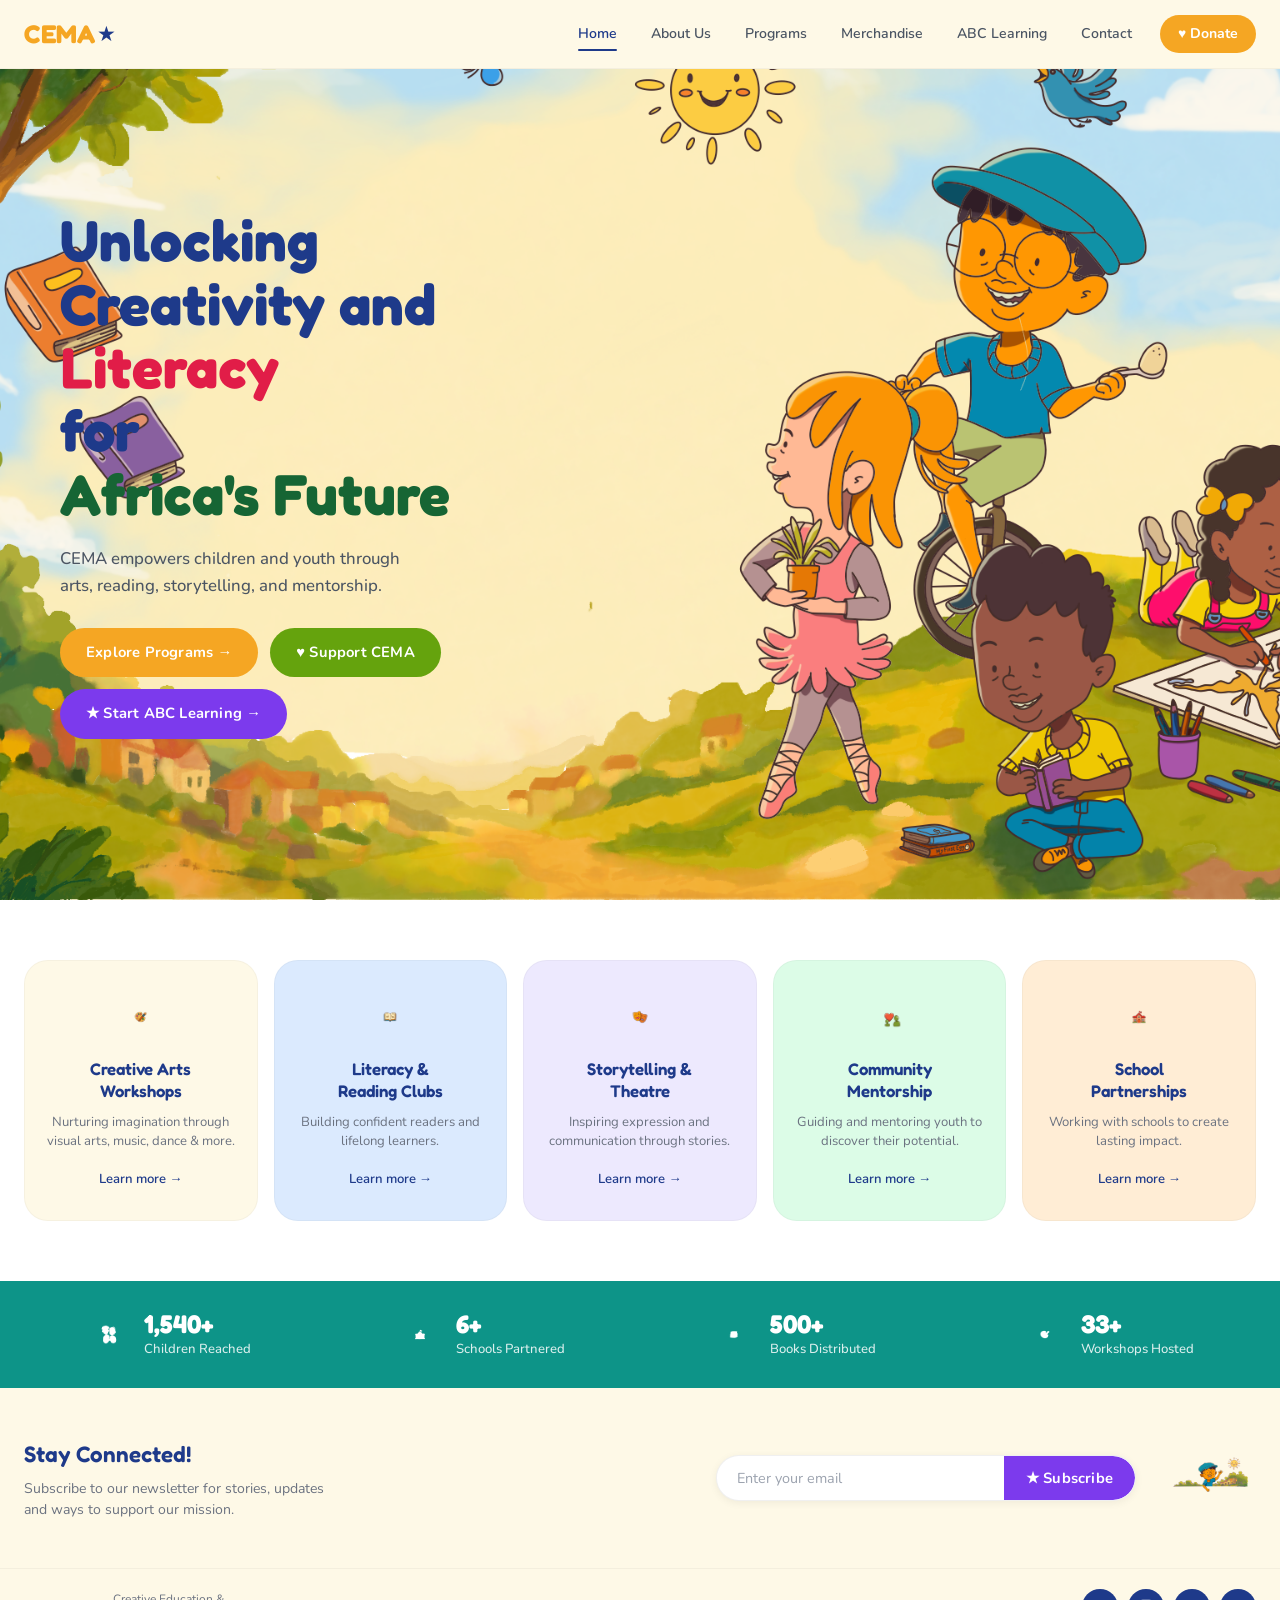
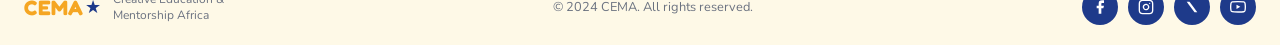
<file: index.html>
<!DOCTYPE html>
<html lang="en">
<head>
  <meta charset="UTF-8"/>
  <meta name="viewport" content="width=device-width, initial-scale=1.0"/>
  <title>CEMA | Creative Education & Mentorship Africa</title>
  <link rel="preconnect" href="https://fonts.googleapis.com">
  <link rel="preconnect" href="https://fonts.gstatic.com" crossorigin>
  <link href="https://fonts.googleapis.com/css2?family=Fredoka:wght@300;400;500;600;700&family=Nunito:wght@400;500;600;700&display=swap" rel="stylesheet">
  <link rel="stylesheet" href="style.css"/>
<base target="_blank">
</head>
<body>

<!-- ===== HEADER ===== -->
<header class="site-header">
  <div class="container nav-container">
    <a href="index.html" class="logo">
      <span class="logo-text">CEMA</span>
      <span class="logo-star">★</span>
    </a>

    <button class="mobile-toggle" onclick="toggleMenu()" aria-label="Toggle menu">☰</button>

    <nav id="navLinks" class="main-nav">
      <a href="index.html" class="active">Home</a>
      <a href="about.html">About Us</a>
      <a href="programs.html">Programs</a>
      <a href="merchandise.html">Merchandise</a>
      <a href="abc.html">ABC Learning</a>
      <a href="contact.html">Contact</a>
      <a href="#support" class="btn-donate">
        <span class="heart">♥</span> Donate
      </a>
    </nav>
  </div>
</header>

<!-- ===== HERO SECTION ===== -->
<section class="hero">
  <div class="hero-bg">
    <img src="assets/images/hero.png" alt="CEMA Kids Illustration" />
  </div>
  <div class="hero-content">
    <h1>
      <span class="line blue">Unlocking</span>
      <span class="line blue">Creativity and</span>
      <span class="line red">Literacy</span> <span class="line blue">for</span>
      <span class="line green">Africa's Future</span>
    </h1>
    <p class="hero-desc">
      CEMA empowers children and youth through<br>arts, reading, storytelling, and mentorship.
    </p>
    <div class="hero-buttons">
      <a href="#programs" class="btn btn-orange">Explore Programs →</a>
      <a href="#support" class="btn btn-green">♥ Support CEMA</a>
    </div>
    <div class="hero-buttons secondary">
      <a href="#abc-learning" class="btn btn-purple">★ Start ABC Learning →</a>
    </div>
  </div>
</section>

<!-- ===== PROGRAMS SECTION ===== -->
<section class="programs-section" id="programs">
  <div class="container">
    <div class="programs-grid">
      <!-- Card 1 -->
      <div class="program-card card-cream">
        <div class="program-icon">
          <img src="assets/icons/palette.png" alt="Creative Arts">
        </div>
        <h3>Creative Arts<br>Workshops</h3>
        <p>Nurturing imagination through visual arts, music, dance & more.</p>
        <a href="#" class="learn-more">Learn more →</a>
      </div>

      <!-- Card 2 -->
      <div class="program-card card-blue">
        <div class="program-icon">
          <img src="assets/icons/book.png" alt="Reading Clubs">
        </div>
        <h3>Literacy &<br>Reading Clubs</h3>
        <p>Building confident readers and lifelong learners.</p>
        <a href="#" class="learn-more">Learn more →</a>
      </div>

      <!-- Card 3 -->
      <div class="program-card card-lavender">
        <div class="program-icon">
          <img src="assets/icons/theatre.png" alt="Storytelling">
        </div>
        <h3>Storytelling &<br>Theatre</h3>
        <p>Inspiring expression and communication through stories.</p>
        <a href="#" class="learn-more">Learn more →</a>
      </div>

      <!-- Card 4 -->
      <div class="program-card card-green">
        <div class="program-icon">
          <img src="assets/icons/community.png" alt="Community">
        </div>
        <h3>Community<br>Mentorship</h3>
        <p>Guiding and mentoring youth to discover their potential.</p>
        <a href="#" class="learn-more">Learn more →</a>
      </div>

      <!-- Card 5 -->
      <div class="program-card card-peach">
        <div class="program-icon">
          <img src="assets/icons/school.png" alt="School Partnerships">
        </div>
        <h3>School<br>Partnerships</h3>
        <p>Working with schools to create lasting impact.</p>
        <a href="#" class="learn-more">Learn more →</a>
      </div>
    </div>
  </div>
</section>

<!-- ===== STATS BAR ===== -->
<section class="stats-bar">
  <div class="container stats-container">
    <div class="stat-item">
      <div class="stat-icon">
        <img src="assets/icons/children.png" alt="Children">
      </div>
      <div class="stat-info">
        <span class="stat-number">1,540+</span>
        <span class="stat-label">Children Reached</span>
      </div>
    </div>
    <div class="stat-item">
      <div class="stat-icon">
        <img src="assets/icons/school.png" alt="Schools">
      </div>
      <div class="stat-info">
        <span class="stat-number">6+</span>
        <span class="stat-label">Schools Partnered</span>
      </div>
    </div>
    <div class="stat-item">
      <div class="stat-icon">
        <img src="assets/icons/books.png" alt="Books">
      </div>
      <div class="stat-info">
        <span class="stat-number">500+</span>
        <span class="stat-label">Books Distributed</span>
      </div>
    </div>
    <div class="stat-item">
      <div class="stat-icon">
        <img src="assets/icons/palette.png" alt="Workshops">
      </div>
      <div class="stat-info">
        <span class="stat-number">33+</span>
        <span class="stat-label">Workshops Hosted</span>
      </div>
    </div>
  </div>
</section>

<!-- ===== NEWSLETTER ===== -->
<section class="newsletter">
  <div class="container newsletter-container">
    <div class="newsletter-left">
      <h3>Stay Connected!</h3>
      <p>Subscribe to our newsletter for stories, updates<br>and ways to support our mission.</p>
    </div>
    <div class="newsletter-right">
      <form class="newsletter-form">
        <input type="email" placeholder="Enter your email" required>
        <button type="submit" class="btn btn-purple">★ Subscribe</button>
      </form>
      <div class="newsletter-boy">
        <img src="assets/images/john.png" alt="CEMA Boy">
      </div>
    </div>
  </div>
</section>

<!-- ===== FOOTER ===== -->
<footer class="site-footer">
  <div class="container footer-container">
    <div class="footer-left">
      <a href="index.html" class="footer-logo">
        <span class="logo-text">CEMA</span>
        <span class="logo-star">★</span>
      </a>
      <p class="footer-tagline">Creative Education &<br>Mentorship Africa</p>
    </div>
    <div class="footer-center">
      <p class="copyright">© 2024 CEMA. All rights reserved.</p>
    </div>
    <div class="footer-right">
      <div class="social-links">
        <a href="#" class="social-link" aria-label="Facebook">
          <svg viewBox="0 0 24 24" width="20" height="20" fill="currentColor"><path d="M18 2h-3a5 5 0 00-5 5v3H7v4h3v8h4v-8h3l1-4h-4V7a1 1 0 011-1h3z"/></svg>
        </a>
        <a href="#" class="social-link" aria-label="Instagram">
          <svg viewBox="0 0 24 24" width="20" height="20" fill="currentColor"><rect x="2" y="2" width="20" height="20" rx="5" ry="5" fill="none" stroke="currentColor" stroke-width="2"/><path d="M16 11.37A4 4 0 1112.63 8 4 4 0 0116 11.37z" fill="none" stroke="currentColor" stroke-width="2"/><line x1="17.5" y1="6.5" x2="17.51" y2="6.5" stroke="currentColor" stroke-width="2" stroke-linecap="round"/></svg>
        </a>
        <a href="#" class="social-link" aria-label="X / Twitter">
          <svg viewBox="0 0 24 24" width="20" height="20" fill="currentColor"><path d="M4 4l11.733 16h4.267l-11.733 -16z"/><path d="M4 20l6.768 -6.768m2.46 -2.46l6.772 -6.772"/></svg>
        </a>
        <a href="#" class="social-link" aria-label="YouTube">
          <svg viewBox="0 0 24 24" width="20" height="20" fill="currentColor"><path d="M22.54 6.42a2.78 2.78 0 00-1.94-2C18.88 4 12 4 12 4s-6.88 0-8.6.46a2.78 2.78 0 00-1.94 2A29 29 0 001 11.75a29 29 0 00.46 5.33A2.78 2.78 0 003.4 19.1c1.72.46 8.6.46 8.6.46s6.88 0 8.6-.46a2.78 2.78 0 001.94-2 29 29 0 00.46-5.33 29 29 0 00-.46-5.33z" fill="none" stroke="currentColor" stroke-width="2"/><polygon points="9.75 15.02 15.5 11.75 9.75 8.48 9.75 15.02" fill="currentColor"/></svg>
        </a>
      </div>
    </div>
  </div>
</footer>

<script src="app.js"></script>
</body>
</html>
</file>
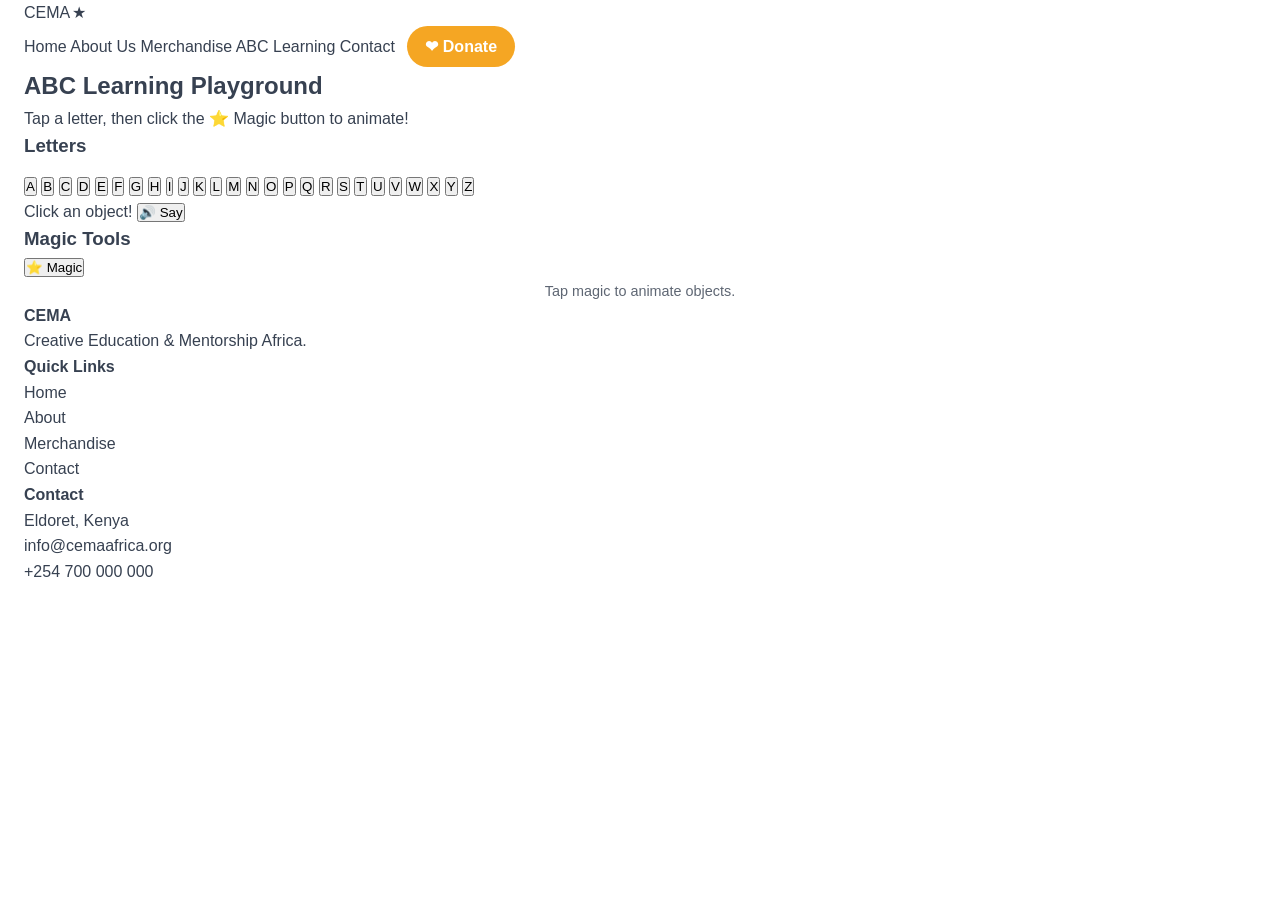
<file: abc.html>
<!DOCTYPE html>
<html lang="en">
<head>
  <meta charset="UTF-8"/>
  <meta name="viewport" content="width=device-width, initial-scale=1.0"/>
  <title>CEMA | ABC Learning</title>
  <link rel="stylesheet" href="style.css"/>
</head>
<body onload="loadLetter('A')">

<header>
  <div class="container navbar">
    <div class="logo">CEMA<span>★</span></div>
    <div class="mobile-toggle" onclick="toggleMenu()">☰</div>

    <nav id="navLinks">
      <a href="index.html">Home</a>
      <a href="about.html">About Us</a>
      <a href="merchandise.html">Merchandise</a>
      <a href="abc.html">ABC Learning</a>
      <a href="contact.html">Contact</a>
      <a class="btn-donate" href="contact.html">❤ Donate</a>
    </nav>
  </div>
</header>

<section class="section">
  <div class="container">
    <h2 class="section-title">ABC Learning Playground</h2>
    <p class="section-subtitle">Tap a letter, then click the ⭐ Magic button to animate!</p>

    <div class="abc-layout">

      <div class="letters">
        <h3 style="font-weight:900; margin-bottom:12px;">Letters</h3>
        <div class="letters-grid">
          <button class="letter-btn" id="letter-A" onclick="loadLetter('A')">A</button>
          <button class="letter-btn" id="letter-B" onclick="loadLetter('B')">B</button>
          <button class="letter-btn" id="letter-C" onclick="loadLetter('C')">C</button>
          <button class="letter-btn" id="letter-D" onclick="loadLetter('D')">D</button>
          <button class="letter-btn" id="letter-E" onclick="loadLetter('E')">E</button>
          <button class="letter-btn" id="letter-F" onclick="loadLetter('F')">F</button>
          <button class="letter-btn" id="letter-G" onclick="loadLetter('G')">G</button>
          <button class="letter-btn" id="letter-H" onclick="loadLetter('H')">H</button>
          <button class="letter-btn" id="letter-I" onclick="loadLetter('I')">I</button>
          <button class="letter-btn" id="letter-J" onclick="loadLetter('J')">J</button>
          <button class="letter-btn" id="letter-K" onclick="loadLetter('K')">K</button>
          <button class="letter-btn" id="letter-L" onclick="loadLetter('L')">L</button>
          <button class="letter-btn" id="letter-M" onclick="loadLetter('M')">M</button>
          <button class="letter-btn" id="letter-N" onclick="loadLetter('N')">N</button>
          <button class="letter-btn" id="letter-O" onclick="loadLetter('O')">O</button>
          <button class="letter-btn" id="letter-P" onclick="loadLetter('P')">P</button>
          <button class="letter-btn" id="letter-Q" onclick="loadLetter('Q')">Q</button>
          <button class="letter-btn" id="letter-R" onclick="loadLetter('R')">R</button>
          <button class="letter-btn" id="letter-S" onclick="loadLetter('S')">S</button>
          <button class="letter-btn" id="letter-T" onclick="loadLetter('T')">T</button>
          <button class="letter-btn" id="letter-U" onclick="loadLetter('U')">U</button>
          <button class="letter-btn" id="letter-V" onclick="loadLetter('V')">V</button>
          <button class="letter-btn" id="letter-W" onclick="loadLetter('W')">W</button>
          <button class="letter-btn" id="letter-X" onclick="loadLetter('X')">X</button>
          <button class="letter-btn" id="letter-Y" onclick="loadLetter('Y')">Y</button>
          <button class="letter-btn" id="letter-Z" onclick="loadLetter('Z')">Z</button>
        </div>
      </div>

      <div>
        <div class="stage" id="abcStage"></div>

        <div class="word-box">
          <span id="wordLabel">Click an object!</span>
          <button class="audio-btn" onclick="speakWord()">🔊 Say</button>
        </div>
      </div>

      <div class="magic-panel">
        <h3 style="font-weight:900;">Magic Tools</h3>
        <button class="magic-btn" onclick="magicTrigger()">⭐ Magic</button>
        <p style="font-size:0.9rem; opacity:0.8; text-align:center;">
          Tap magic to animate objects.
        </p>
      </div>

    </div>
  </div>
</section>

<footer>
  <div class="container footer-grid">
    <div>
      <h4>CEMA</h4>
      <p>Creative Education & Mentorship Africa.</p>
    </div>

    <div>
      <h4>Quick Links</h4>
      <p><a href="index.html">Home</a></p>
      <p><a href="about.html">About</a></p>
      <p><a href="merchandise.html">Merchandise</a></p>
      <p><a href="contact.html">Contact</a></p>
    </div>

    <div>
      <h4>Contact</h4>
      <p>Eldoret, Kenya</p>
      <p>info@cemaafrica.org</p>
      <p>+254 700 000 000</p>
    </div>
  </div>
</footer>

<script src="app.js"></script>
</body>
</html>
</file>
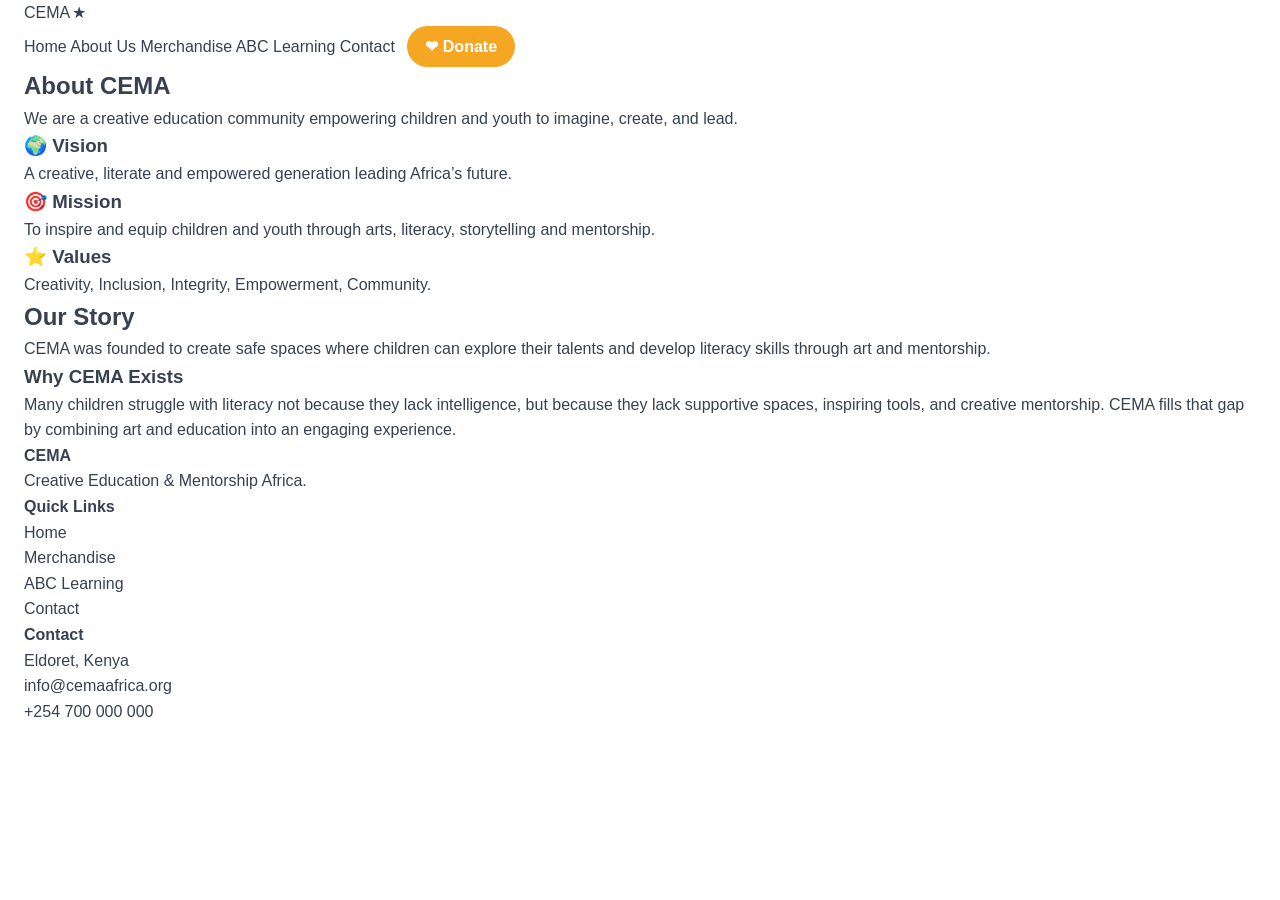
<file: about.html>
<!DOCTYPE html>
<html lang="en">
<head>
  <meta charset="UTF-8"/>
  <meta name="viewport" content="width=device-width, initial-scale=1.0"/>
  <title>CEMA | About Us</title>
  <link rel="stylesheet" href="style.css"/>
</head>
<body>

<header>
  <div class="container navbar">
    <div class="logo">CEMA<span>★</span></div>
    <div class="mobile-toggle" onclick="toggleMenu()">☰</div>

    <nav id="navLinks">
      <a href="index.html">Home</a>
      <a href="about.html">About Us</a>
      <a href="merchandise.html">Merchandise</a>
      <a href="abc.html">ABC Learning</a>
      <a href="contact.html">Contact</a>
      <a class="btn-donate" href="contact.html">❤ Donate</a>
    </nav>
  </div>
</header>

<section class="section">
  <div class="container">
    <h2 class="section-title">About CEMA</h2>
    <p class="section-subtitle">
      We are a creative education community empowering children and youth to imagine, create, and lead.
    </p>

    <div class="card-grid">
      <div class="card">
        <h3>🌍 Vision</h3>
        <p>A creative, literate and empowered generation leading Africa’s future.</p>
      </div>

      <div class="card">
        <h3>🎯 Mission</h3>
        <p>To inspire and equip children and youth through arts, literacy, storytelling and mentorship.</p>
      </div>

      <div class="card">
        <h3>⭐ Values</h3>
        <p>Creativity, Inclusion, Integrity, Empowerment, Community.</p>
      </div>
    </div>
  </div>
</section>

<section class="section">
  <div class="container">
    <h2 class="section-title">Our Story</h2>
    <p class="section-subtitle">
      CEMA was founded to create safe spaces where children can explore their talents and develop literacy skills through art and mentorship.
    </p>

    <div class="card">
      <h3>Why CEMA Exists</h3>
      <p>
        Many children struggle with literacy not because they lack intelligence, but because they lack supportive spaces,
        inspiring tools, and creative mentorship. CEMA fills that gap by combining art and education into an engaging experience.
      </p>
    </div>
  </div>
</section>

<footer>
  <div class="container footer-grid">
    <div>
      <h4>CEMA</h4>
      <p>Creative Education & Mentorship Africa.</p>
    </div>

    <div>
      <h4>Quick Links</h4>
      <p><a href="index.html">Home</a></p>
      <p><a href="merchandise.html">Merchandise</a></p>
      <p><a href="abc.html">ABC Learning</a></p>
      <p><a href="contact.html">Contact</a></p>
    </div>

    <div>
      <h4>Contact</h4>
      <p>Eldoret, Kenya</p>
      <p>info@cemaafrica.org</p>
      <p>+254 700 000 000</p>
    </div>
  </div>
</footer>

<script src="app.js"></script>
</body>
</html>
</file>
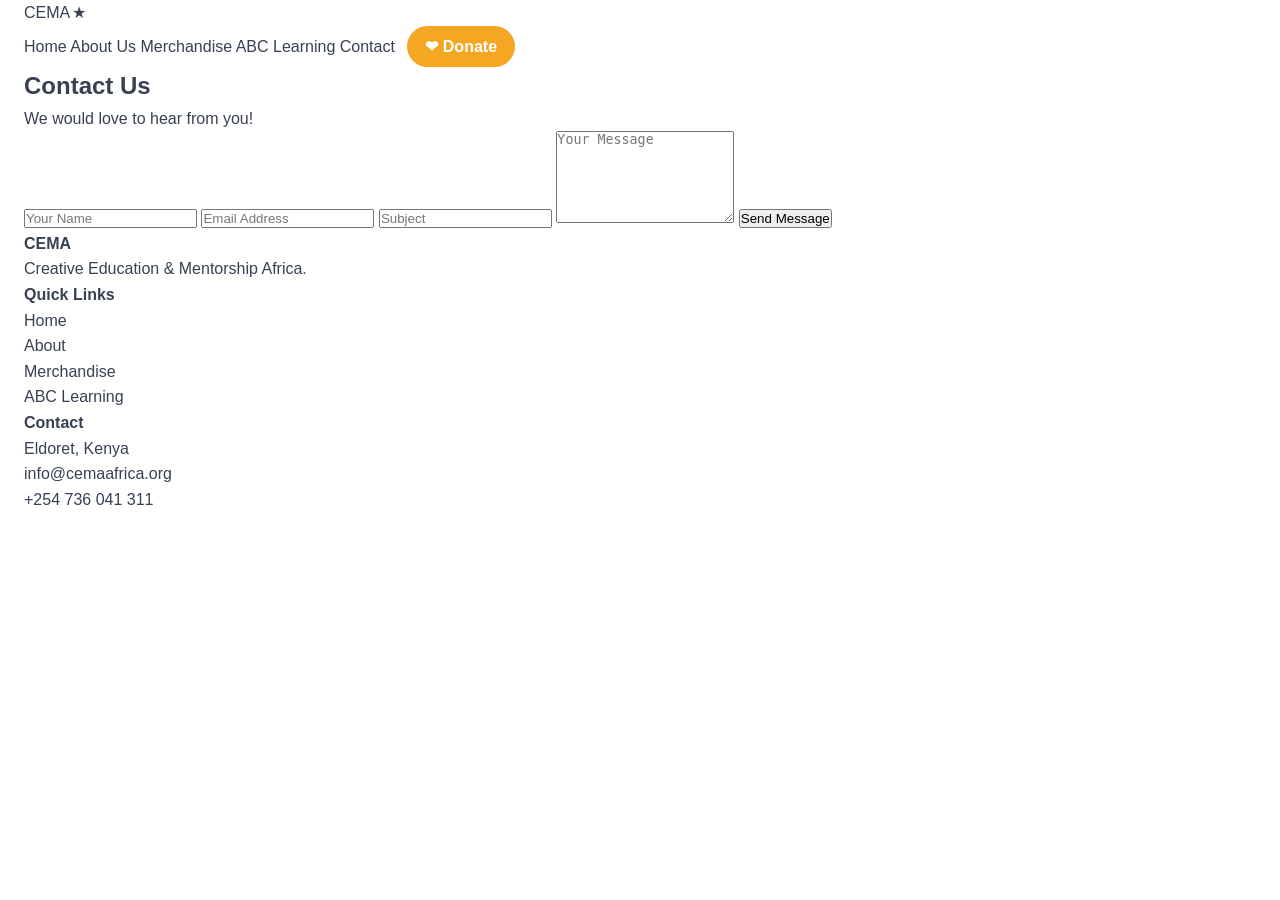
<file: contact.html>
<!DOCTYPE html>
<html lang="en">
<head>
  <meta charset="UTF-8"/>
  <meta name="viewport" content="width=device-width, initial-scale=1.0"/>
  <title>CEMA | Contact</title>
  <link rel="stylesheet" href="style.css"/>
</head>
<body>

<header>
  <div class="container navbar">
    <div class="logo">CEMA<span>★</span></div>
    <div class="mobile-toggle" onclick="toggleMenu()">☰</div>

    <nav id="navLinks">
      <a href="index.html">Home</a>
      <a href="about.html">About Us</a>
      <a href="merchandise.html">Merchandise</a>
      <a href="abc.html">ABC Learning</a>
      <a href="contact.html">Contact</a>
      <a class="btn-donate" href="#">❤ Donate</a>
    </nav>
  </div>
</header>

<section class="section">
  <div class="container">
    <h2 class="section-title">Contact Us</h2>
    <p class="section-subtitle">We would love to hear from you!</p>

    <div class="form">
      <form>
        <input type="text" placeholder="Your Name" required>
        <input type="email" placeholder="Email Address" required>
        <input type="text" placeholder="Subject">
        <textarea rows="6" placeholder="Your Message"></textarea>
        <button type="submit">Send Message</button>
      </form>
    </div>
  </div>
</section>

<footer>
  <div class="container footer-grid">
    <div>
      <h4>CEMA</h4>
      <p>Creative Education & Mentorship Africa.</p>
    </div>

    <div>
      <h4>Quick Links</h4>
      <p><a href="index.html">Home</a></p>
      <p><a href="about.html">About</a></p>
      <p><a href="merchandise.html">Merchandise</a></p>
      <p><a href="abc.html">ABC Learning</a></p>
    </div>

    <div>
      <h4>Contact</h4>
      <p>Eldoret, Kenya</p>
      <p>info@cemaafrica.org</p>
      <p>+254 736 041 311</p>
    </div>
  </div>
</footer>

<script src="app.js"></script>
</body>
</html>
</file>
<file: style.css>
/* ============================================
   CEMA Website Stylesheet
   Creative Education & Mentorship Africa
   ============================================ */

/* ===== CSS Variables ===== */
:root {
  --color-primary: #1e3a8a;
  --color-orange: #f5a623;
  --color-green: #65a30d;
  --color-purple: #7c3aed;
  --color-red: #e11d48;
  --color-dark-green: #166534;
  --color-cream: #fef9e7;
  --color-cream-dark: #fcf3cf;
  --color-blue-light: #dbeafe;
  --color-lavender: #ede9fe;
  --color-green-light: #dcfce7;
  --color-peach: #ffedd5;
  --color-teal: #0d9488;
  --color-text: #374151;
  --color-text-light: #6b7280;
  --font-display: 'Fredoka', sans-serif;
  --font-body: 'Nunito', sans-serif;
  --radius-sm: 12px;
  --radius-md: 16px;
  --radius-lg: 24px;
  --radius-xl: 32px;
  --shadow-sm: 0 2px 8px rgba(0,0,0,0.06);
  --shadow-md: 0 4px 16px rgba(0,0,0,0.08);
  --shadow-lg: 0 8px 32px rgba(0,0,0,0.12);
}

/* ===== Reset & Base ===== */
*, *::before, *::after {
  margin: 0;
  padding: 0;
  box-sizing: border-box;
}

html {
  scroll-behavior: smooth;
}

body {
  font-family: var(--font-body);
  color: var(--color-text);
  background: #fff;
  line-height: 1.6;
  overflow-x: hidden;
  -webkit-font-smoothing: antialiased;
}

img {
  max-width: 100%;
  height: auto;
  display: block;
}

a {
  text-decoration: none;
  color: inherit;
}

.container {
  max-width: 1280px;
  margin: 0 auto;
  padding: 0 24px;
}

/* ===== HEADER ===== */
.site-header {
  position: fixed;
  top: 0;
  left: 0;
  right: 0;
  z-index: 1000;
  background: var(--color-cream);
  border-bottom: 1px solid rgba(0,0,0,0.04);
}

.nav-container {
  display: flex;
  align-items: center;
  justify-content: space-between;
  height: 68px;
}

.logo {
  display: flex;
  align-items: center;
  gap: 2px;
}

.logo-text {
  font-family: var(--font-display);
  font-size: 1.6rem;
  font-weight: 700;
  color: var(--color-orange);
  letter-spacing: 0.5px;
}

.logo-star {
  font-size: 1.3rem;
  color: var(--color-primary);
  line-height: 1;
}

.main-nav {
  display: flex;
  align-items: center;
  gap: 6px;
}

.main-nav a {
  font-family: var(--font-body);
  font-size: 0.88rem;
  font-weight: 600;
  color: #4b5563;
  padding: 8px 14px;
  border-radius: var(--radius-sm);
  transition: all 0.2s ease;
}

.main-nav a:hover {
  color: var(--color-primary);
  background: rgba(30, 58, 138, 0.06);
}

.main-nav a.active {
  color: var(--color-primary);
  position: relative;
}

.main-nav a.active::after {
  content: '';
  position: absolute;
  bottom: 2px;
  left: 14px;
  right: 14px;
  height: 2px;
  background: var(--color-primary);
  border-radius: 1px;
}

.btn-donate {
  display: inline-flex;
  align-items: center;
  gap: 4px;
  background: var(--color-orange) !important;
  color: #fff !important;
  padding: 8px 18px !important;
  border-radius: var(--radius-xl) !important;
  font-weight: 700 !important;
  margin-left: 8px;
  transition: transform 0.2s, box-shadow 0.2s !important;
}

.btn-donate:hover {
  transform: translateY(-1px);
  box-shadow: 0 4px 12px rgba(245, 166, 35, 0.35);
  background: #e09513 !important;
}

.btn-donate .heart {
  font-size: 0.85rem;
}

.mobile-toggle {
  display: none;
  background: none;
  border: none;
  font-size: 1.5rem;
  cursor: pointer;
  color: var(--color-primary);
  padding: 4px;
}

/* ===== HERO SECTION ===== */
.hero {
  position: relative;
  width: 100%;
  min-height: 100vh;
  padding-top: 68px;
  display: flex;
  align-items: center;
  overflow: hidden;
}

.hero-bg {
  position: absolute;
  top: 0;
  left: 0;
  width: 100%;
  height: 100%;
  z-index: 1;
}

.hero-bg img {
  width: 100%;
  height: 100%;
  object-fit: cover;
  object-position: center top;
}

.hero-content {
  position: relative;
  z-index: 2;
  max-width: 1280px;
  margin: 0 auto;
  padding: 60px 60px 80px;
  width: 100%;
}

.hero-content h1 {
  font-family: var(--font-display);
  font-size: 3.6rem;
  font-weight: 700;
  line-height: 1.1;
  margin-bottom: 20px;
}

.hero-content h1 .line {
  display: block;
}

.hero-content h1 .blue {
  color: var(--color-primary);
}

.hero-content h1 .red {
  color: var(--color-red);
}

.hero-content h1 .green {
  color: var(--color-dark-green);
}

.hero-desc {
  font-family: var(--font-body);
  font-size: 1.05rem;
  color: #4b5563;
  margin-bottom: 28px;
  font-weight: 500;
  line-height: 1.6;
}

/* ===== BUTTONS ===== */
.hero-buttons {
  display: flex;
  gap: 12px;
  margin-bottom: 12px;
  flex-wrap: wrap;
}

.hero-buttons.secondary {
  margin-bottom: 0;
}

.btn {
  display: inline-flex;
  align-items: center;
  justify-content: center;
  gap: 6px;
  padding: 13px 26px;
  border-radius: var(--radius-xl);
  font-family: var(--font-body);
  font-size: 0.92rem;
  font-weight: 700;
  text-decoration: none;
  color: #fff;
  border: none;
  cursor: pointer;
  transition: all 0.25s cubic-bezier(0.4, 0, 0.2, 1);
  white-space: nowrap;
  letter-spacing: 0.2px;
}

.btn:hover {
  transform: translateY(-2px);
  box-shadow: var(--shadow-lg);
}

.btn:active {
  transform: translateY(0);
}

.btn-orange {
  background: var(--color-orange);
}

.btn-orange:hover {
  background: #e09513;
}

.btn-green {
  background: var(--color-green);
}

.btn-green:hover {
  background: #558a0b;
}

.btn-purple {
  background: var(--color-purple);
}

.btn-purple:hover {
  background: #6d28d9;
}

/* ===== PROGRAMS SECTION ===== */
.programs-section {
  padding: 60px 0;
  background: #fff;
}

.programs-grid {
  display: grid;
  grid-template-columns: repeat(5, 1fr);
  gap: 16px;
}

.program-card {
  border-radius: var(--radius-lg);
  padding: 28px 20px;
  text-align: center;
  transition: transform 0.3s, box-shadow 0.3s;
  border: 1px solid rgba(0,0,0,0.03);
}

.program-card:hover {
  transform: translateY(-6px);
  box-shadow: var(--shadow-lg);
}

.card-cream {
  background: var(--color-cream);
}

.card-blue {
  background: var(--color-blue-light);
}

.card-lavender {
  background: var(--color-lavender);
}

.card-green {
  background: var(--color-green-light);
}

.card-peach {
  background: var(--color-peach);
}

.program-icon {
  width: 56px;
  height: 56px;
  margin: 0 auto 14px;
  display: flex;
  align-items: center;
  justify-content: center;
}

.program-icon img {
  width: 100%;
  height: 100%;
  object-fit: contain;
}

.program-card h3 {
  font-family: var(--font-display);
  font-size: 1.05rem;
  font-weight: 600;
  color: var(--color-primary);
  margin-bottom: 10px;
  line-height: 1.3;
}

.program-card p {
  font-size: 0.82rem;
  color: var(--color-text-light);
  line-height: 1.5;
  margin-bottom: 14px;
}

.learn-more {
  font-size: 0.82rem;
  font-weight: 600;
  color: var(--color-primary);
  display: inline-flex;
  align-items: center;
  gap: 4px;
  transition: gap 0.2s;
}

.learn-more:hover {
  gap: 8px;
}

/* ===== STATS BAR ===== */
.stats-bar {
  background: var(--color-teal);
  padding: 28px 0;
}

.stats-container {
  display: flex;
  justify-content: space-around;
  align-items: center;
  gap: 24px;
}

.stat-item {
  display: flex;
  align-items: center;
  gap: 14px;
}

.stat-icon {
  width: 44px;
  height: 44px;
  display: flex;
  align-items: center;
  justify-content: center;
}

.stat-icon img {
  width: 100%;
  height: 100%;
  object-fit: contain;
  filter: brightness(0) invert(1);
}

.stat-info {
  display: flex;
  flex-direction: column;
}

.stat-number {
  font-family: var(--font-display);
  font-size: 1.6rem;
  font-weight: 700;
  color: #fff;
  line-height: 1.2;
}

.stat-label {
  font-size: 0.82rem;
  color: rgba(255,255,255,0.85);
  font-weight: 500;
}

/* ===== NEWSLETTER ===== */
.newsletter {
  background: var(--color-cream);
  padding: 40px 0;
  position: relative;
  overflow: hidden;
}

.newsletter-container {
  display: flex;
  align-items: center;
  justify-content: space-between;
  gap: 40px;
}

.newsletter-left h3 {
  font-family: var(--font-display);
  font-size: 1.4rem;
  font-weight: 600;
  color: var(--color-primary);
  margin-bottom: 6px;
}

.newsletter-left p {
  font-size: 0.88rem;
  color: var(--color-text-light);
  line-height: 1.5;
}

.newsletter-right {
  display: flex;
  align-items: center;
  gap: 20px;
  flex: 1;
  justify-content: flex-end;
}

.newsletter-form {
  display: flex;
  gap: 0;
  background: #fff;
  border-radius: var(--radius-xl);
  overflow: hidden;
  box-shadow: var(--shadow-sm);
  border: 1px solid rgba(0,0,0,0.06);
  max-width: 420px;
  width: 100%;
}

.newsletter-form input {
  flex: 1;
  padding: 12px 20px;
  border: none;
  outline: none;
  font-family: var(--font-body);
  font-size: 0.9rem;
  color: var(--color-text);
  background: transparent;
}

.newsletter-form input::placeholder {
  color: #9ca3af;
}

.newsletter-form button {
  border-radius: 0 var(--radius-xl) var(--radius-xl) 0;
  padding: 12px 22px;
  white-space: nowrap;
}

.newsletter-boy {
  width: 100px;
  height: 100px;
  flex-shrink: 0;
}

.newsletter-boy img {
  width: 100%;
  height: 100%;
  object-fit: contain;
}

/* ===== FOOTER ===== */
.site-footer {
  background: var(--color-cream);
  border-top: 1px solid rgba(0,0,0,0.04);
  padding: 20px 0;
}

.footer-container {
  display: flex;
  align-items: center;
  justify-content: space-between;
  gap: 24px;
}

.footer-left {
  display: flex;
  align-items: center;
  gap: 12px;
}

.footer-logo {
  display: flex;
  align-items: center;
  gap: 2px;
}

.footer-logo .logo-text {
  font-size: 1.3rem;
}

.footer-logo .logo-star {
  font-size: 1.1rem;
}

.footer-tagline {
  font-size: 0.75rem;
  color: var(--color-text-light);
  line-height: 1.4;
}

.copyright {
  font-size: 0.8rem;
  color: var(--color-text-light);
}

.social-links {
  display: flex;
  gap: 10px;
}

.social-link {
  width: 36px;
  height: 36px;
  border-radius: 50%;
  background: var(--color-primary);
  color: #fff;
  display: flex;
  align-items: center;
  justify-content: center;
  transition: transform 0.2s, background 0.2s;
}

.social-link:hover {
  transform: translateY(-2px);
  background: #152c5e;
}

.social-link svg {
  width: 16px;
  height: 16px;
}

/* ===== RESPONSIVE ===== */
@media (max-width: 1100px) {
  .programs-grid {
    grid-template-columns: repeat(3, 1fr);
  }
}

@media (max-width: 900px) {
  .hero-content h1 {
    font-size: 2.8rem;
  }

  .hero-content {
    padding: 50px 30px 60px;
  }

  .stats-container {
    flex-wrap: wrap;
    justify-content: center;
  }

  .stat-item {
    min-width: 200px;
    justify-content: center;
  }
}

@media (max-width: 768px) {
  .mobile-toggle {
    display: block;
  }

  .main-nav {
    position: fixed;
    top: 68px;
    left: 0;
    right: 0;
    background: var(--color-cream);
    flex-direction: column;
    padding: 24px;
    gap: 8px;
    transform: translateY(-150%);
    transition: transform 0.35s cubic-bezier(0.4, 0, 0.2, 1);
    box-shadow: var(--shadow-lg);
    border-radius: 0 0 var(--radius-lg) var(--radius-lg);
  }

  .main-nav.active {
    transform: translateY(0);
  }

  .main-nav a {
    width: 100%;
    text-align: center;
    padding: 12px;
  }

  .btn-donate {
    margin-left: 0;
    margin-top: 8px;
    justify-content: center;
  }

  .hero-content h1 {
    font-size: 2.2rem;
  }

  .hero-content {
    padding: 40px 20px 50px;
  }

  .hero-buttons {
    flex-direction: column;
    align-items: stretch;
  }

  .btn {
    width: 100%;
    justify-content: center;
  }

  .programs-grid {
    grid-template-columns: repeat(2, 1fr);
  }

  .newsletter-container {
    flex-direction: column;
    text-align: center;
  }

  .newsletter-right {
    justify-content: center;
    flex-direction: column;
  }

  .footer-container {
    flex-direction: column;
    text-align: center;
    gap: 16px;
  }

  .footer-left {
    flex-direction: column;
    gap: 4px;
  }
}

@media (max-width: 480px) {
  .programs-grid {
    grid-template-columns: 1fr;
  }

  .stat-item {
    min-width: 140px;
  }

  .stat-number {
    font-size: 1.3rem;
  }

  .hero-content h1 {
    font-size: 1.9rem;
  }
}
</file>
